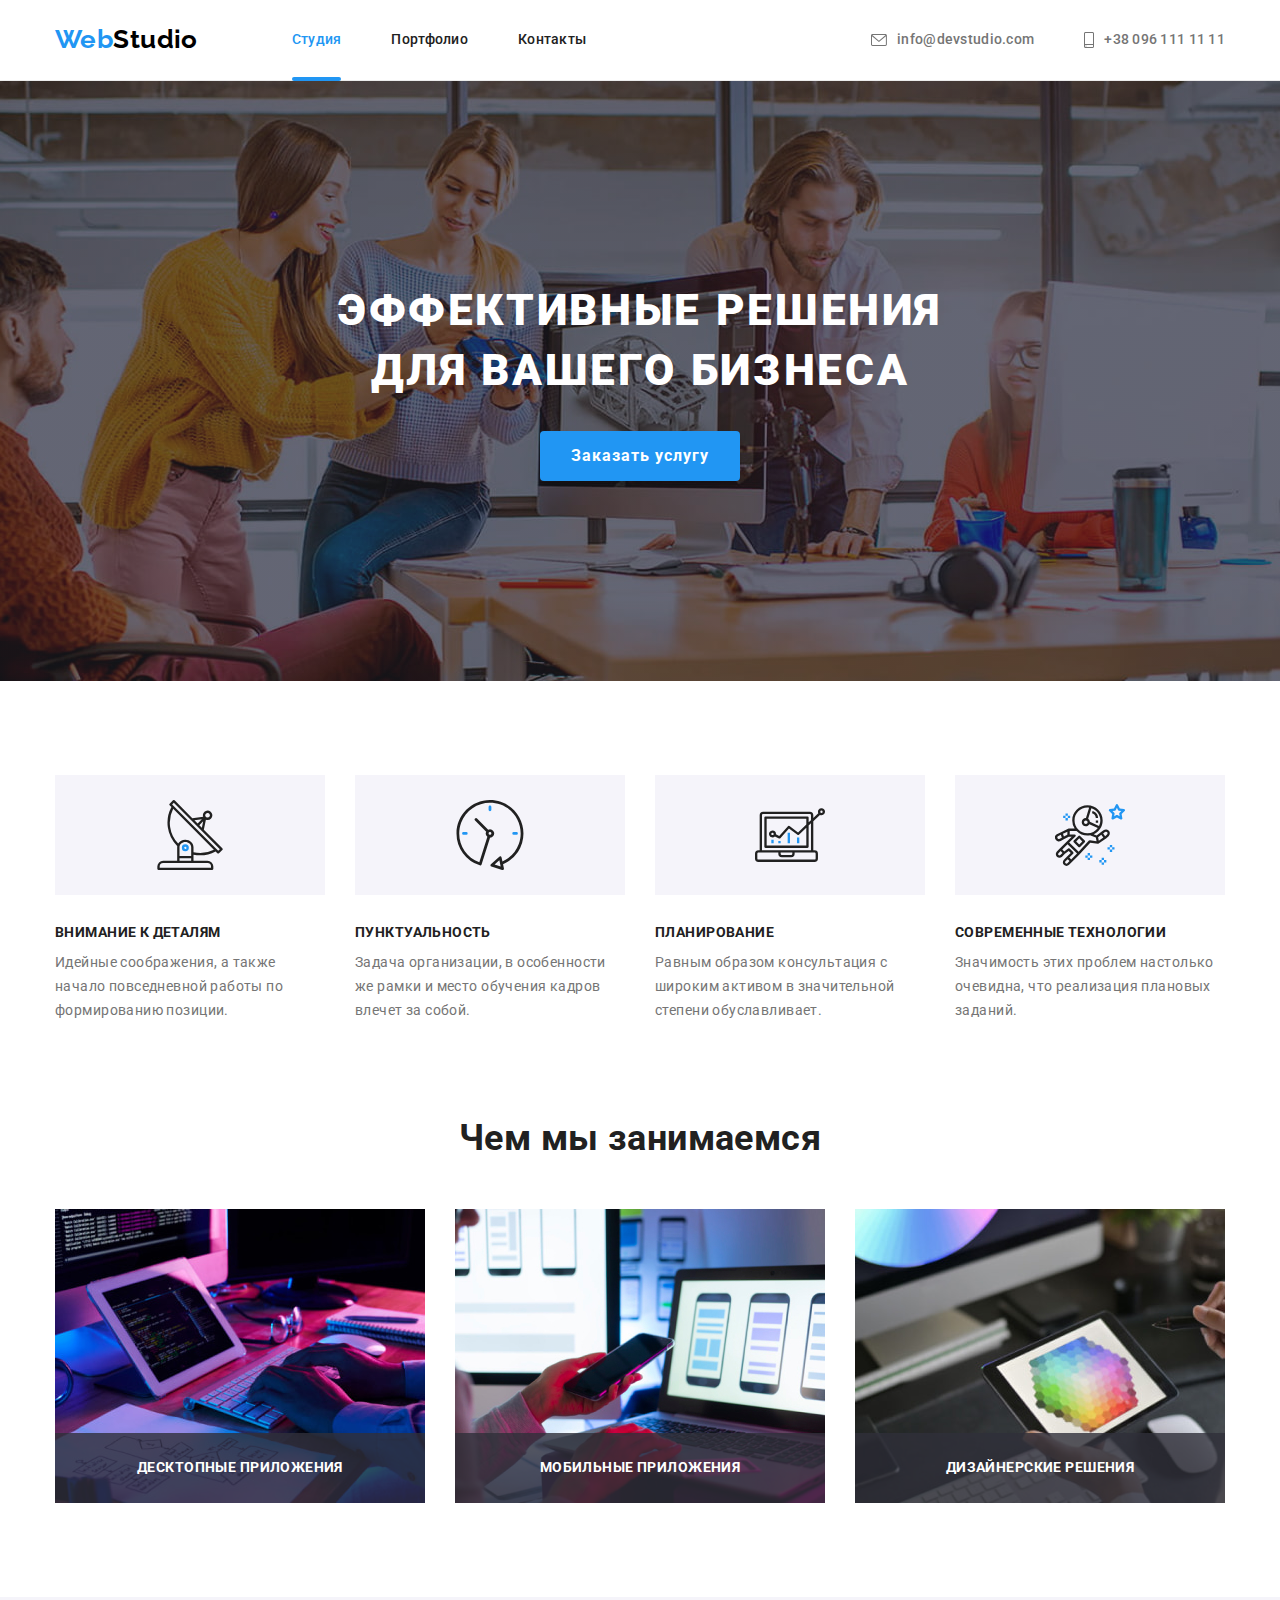
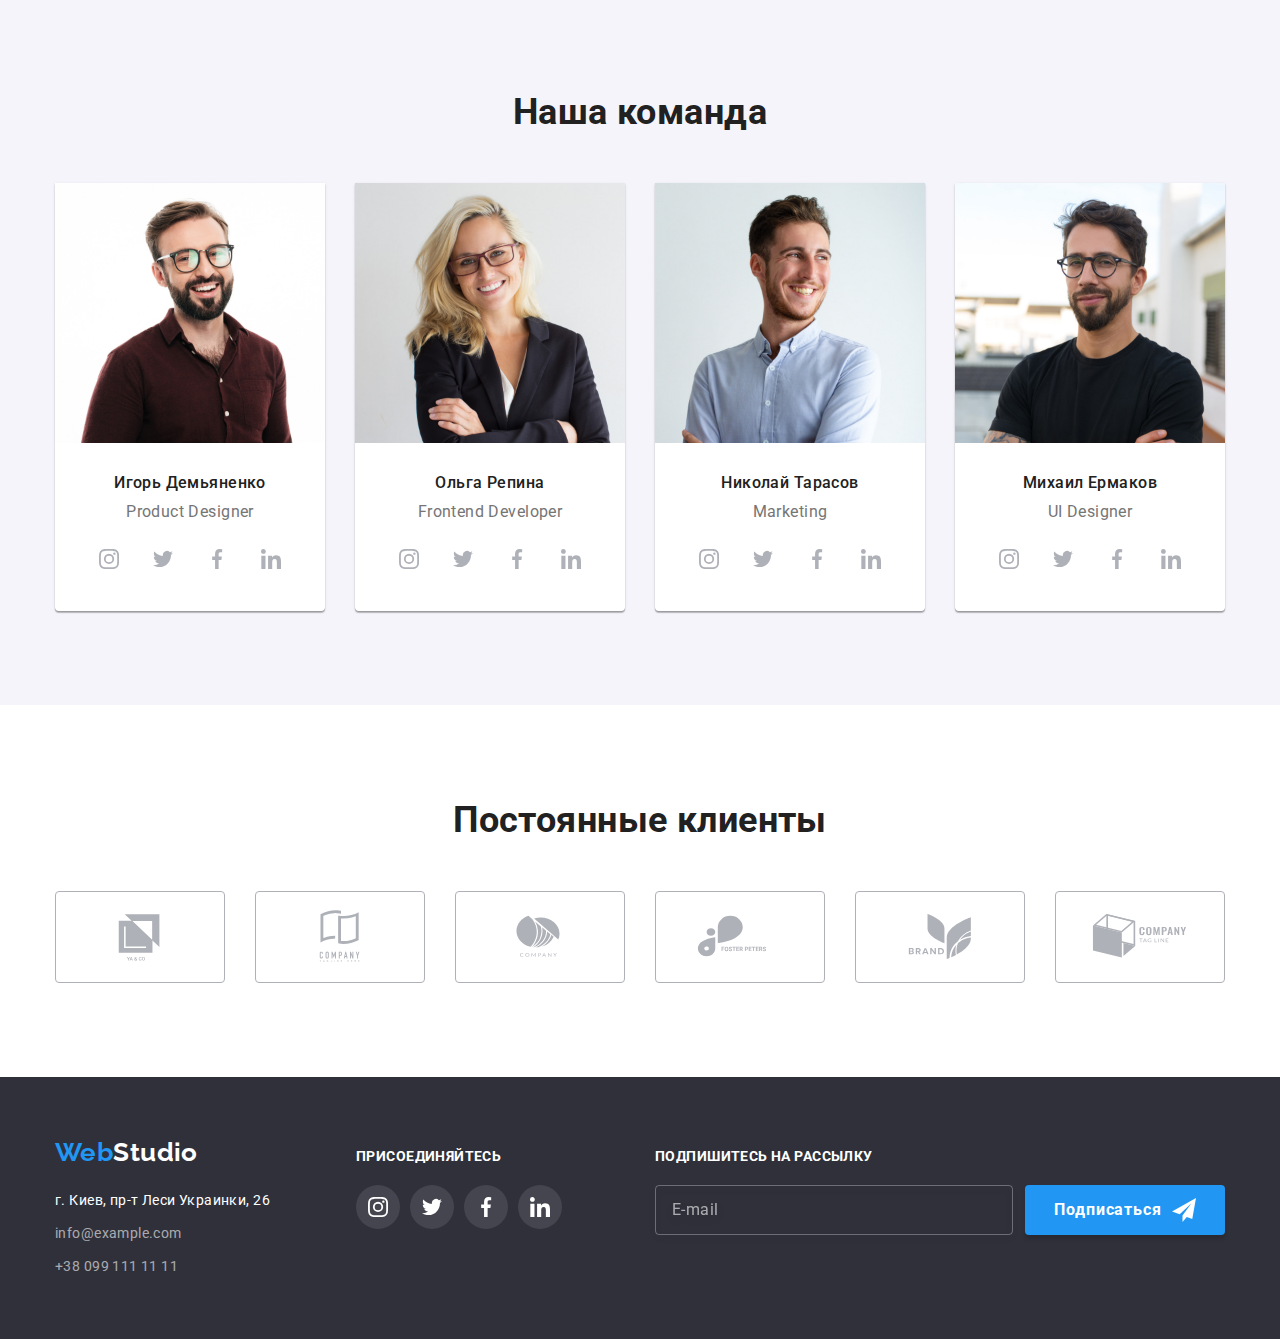
<file: index.html>
<!DOCTYPE html>
<html lang="ru">
<head>
    <meta charset="UTF-8">
    <meta http-equiv="X-UA-Compatible" content="IE=edge">
    <meta name="viewport" content="width=device-width, initial-scale=1.0">
    <title>Web studio</title>

    <link rel="preconnect" href="https://fonts.googleapis.com">
    <link rel="preconnect" href="https://fonts.gstatic.com" crossorigin>
    <link href="https://fonts.googleapis.com/css2?family=Raleway:wght@700&family=Roboto:wght@400;500;700;900&display=swap"
        rel="stylesheet">
    <link rel="stylesheet" href="https://cdnjs.cloudflare.com/ajax/libs/modern-normalize/1.1.0/modern-normalize.min.css">
    <link rel="stylesheet" href="./css/main.min.css">
</head>
<body>
<!-- Header -->
<header class="page-header">
    <div class="container main-nav">
        <nav class="nav">
            <a href="./" class="logo" lang="en"><span class="logo__accent">Web</span>Studio</a>

            <ul class="site-nav">
                <li class="site-nav__item"><a href="./" class="site-nav__link site-nav__link--active ">Студия</a></li>
                <li class="site-nav__item"><a href="./portfolio.html" class="site-nav__link">Портфолио</a></li>
                <li class="site-nav__item"><a href="" class="site-nav__link">Контакты</a></li>
            </ul>
        </nav>

        <ul class="contact-nav">
            <li class="contact-nav__item">
                <a href="mailto:info@devstudio.com" class="contact-nav__link">
                    <svg class="contact-nav__icon" width="16" height="12">
                        <use href="./images/icons.svg#icon-envelope"></use>
                    </svg>
                    info@devstudio.com
                </a>
            </li>
            <li class="contact-nav__item">
                <a href="tel:+380961111111" class="contact-nav__link">
                    <svg class="contact-nav__icon" width="10" height="16">
                        <use href="./images/icons.svg#icon-smartphone"></use>
                    </svg>
                    +38 096 111 11 11</a>
            </li>
        </ul>
    </div>
</header>


<!-- Main -->
<main>

    <!-- Hero -->
    <section class="hero hero__overlay">
        <div class="container hero__container">
            <h1 class="hero__title">Эффективные решения для вашего бизнеса</h1>
            <button type="button" class="form-button" data-modal-open>Заказать услугу</button>
    
            <!-- Hero Modal Window -->
            <div class="backdrop is-hidden" data-modal>
                <div class="modal">
                    <button type="button" class="modal__close-button" data-modal-close>
                        <svg class="modal__close-icon">
                            <use href="./images/icons.svg#icon-close-black"></use>
                        </svg>
                    </button>
<!-- backdrop is-hidden -->

                    <!-- Hero Modal Form -->
                    <form class="form">
                        <h2 class="form__title">Оставьте свои данные, мы вам перезвоним</h2>
    
                        <label class="form__field">
                            <span class="form__label">Имя</span>
                            <input type="text" name="name" class="form__input">
                            <svg class="form__icon" width="18" height="18">
                                <use href="./images/icons.svg#icon-form-person"></use>
                            </svg>
                        </label>
    
                        <label class="form__field">
                            <span class="form__label">Телефон</span>
                            <input type="tel" name="tel" class="form__input">
                            <svg class="form__icon" width="18" height="18">
                                <use href="./images/icons.svg#icon-form-phone"></use>
                            </svg>
                        </label>
    
                        <label class="form__field">
                            <span class="form__label">Почта</span>
                            <input type="email" name="email" class="form__input">
                            <svg class="form__icon" width="18" height="18">
                                <use href="./images/icons.svg#icon-form-email"></use>
                            </svg>
                        </label>
    
                        <label class="form__field form__field--end">
                            <span class="form__label">Комментарий</span>
                            <textarea name="comment" class="form__textarea" id="user-comment" rows="6"
                                placeholder="Введите текст"></textarea>
                        </label>
    <!-- Checkbox Policy -->
                        <label class="checkbox__field">
                            <input type="checkbox" name="policy" class="checkbox">
                            
                            <span class="checkbox__icon">
                                <svg class="icon-checked" width="16" height="15">
                                    <use href="./images/icons.svg#icon-checked"></use>
                                </svg>
                            </span>
                            
                            <span class="checkbox__label">Соглашаюсь с рассылкой и принимаю <a href=""
                                    class="checkbox__link link">Условия договора</a></span>
    
                        </label>
    
                        <button type="submit" class="form-button">Отправить</button>
                    </form>
                </div>
            </div>
        </div>
    </section>

    <!-- Особенности -->
    <section class="section features__section">
        <div class="container">
            <h2 class="section__title visually-hidden">Особенности</h2>
            <ul class="features">

                <li class="features__item">
                    <div class="features__icon-bgc">
                        <svg class="features__icon">
                            <use href="./images/icons.svg#icon-antenna"></use>
                        </svg>
                    </div>
                    <h3 class="features__title">Внимание к деталям</h3>
                    <p class="features__text">Идейные соображения, а также начало повседневной работы по формированию
                        позиции.</p>
                </li>
    
                <li class="features__item icon-clock">
                    <div class="features__icon-bgc">
                        <svg class="features__icon">
                            <use href="./images/icons.svg#icon-clock"></use>
                        </svg>
                    </div>
                    <h3 class="features__title">Пунктуальность</h3>
                    <p class="features__text">Задача организации, в особенности же рамки и место обучения кадров влечет за
                        собой.</p>
                </li>
    
                <li class="features__item icon-diagram">
                    <div class="features__icon-bgc">
                        <svg class="features__icon">
                            <use href="./images/icons.svg#icon-diagram"></use>
                        </svg>
                    </div>
                    <h3 class="features__title">Планирование</h3>
                    <p class="features__text">Равным образом консультация с широким активом в значительной степени
                        обуславливает.</p>
                </li>
    
                <li class="features__item icon-astronaut">
                    <div class="features__icon-bgc">
                        <svg class="features__icon">
                            <use href="./images/icons.svg#icon-astronaut"></use>
                        </svg>
                    </div>
                    <h3 class="features__title">Современные технологии</h3>
                    <p class="features__text">Значимость этих проблем настолько очевидна, что реализация плановых заданий.
                    </p>
                </li>
            </ul>
        </div>
    </section>

    <!-- Чем мы занимаемся -->
    <section class="section">
        <div class="container">
            <h2 class="section__title">Чем мы занимаемся</h2>
            <ul class="services">
                <li class="services__item">
                    <img src="./images/services/box-1.jpg" alt="Написание кода" width="370" height="294"
                        class="services__thumb">
                    <p class="services__name">Десктопные приложения</p>
                </li>
                <li class="services__item">
                    <img src="./images/services/box-2.jpg" alt="Разработка мобильной версии программы" width="370"
                        height="294" class="services__thumb">
                    <p class="services__name">Мобильные приложения</p>
                </li>
                <li class="services__item">
                    <img src="./images/services/box-3.jpg" alt="Дизайн сайта" width="370" height="294"
                        class="services__thumb">
                    <p class="services__name">Дизайнерские решения</p>
                </li>
            </ul>
        </div>
    </section>
    
    <!-- Наша команда -->
    <section class="team__section section">
        <div class="container">
            <h2 class="section__title">Наша команда</h2>
            <ul class="team-card-set">
    
    
                <!-- Team member №1 -->
                <li class="team-member">
                    <div class="team-member__thumb"><img src="./images/team/img.jpg" alt="Product Designer" width="270"
                            height="260"></div>
    
                    <div class="team-member__meta">
                        <h3 class="team-member__name">Игорь Демьяненко</h3>
                        <p class="team-member__position" lang="en">Product Designer</p>
                        <!-- Links to social networks of a team member -->
                        <ul class="social-connect">
                            <!-- instagram -->
                            <li class="social-connect__item">
                                <a href="" class="social-connect__link">
                                    <svg class="social-connect__icon">
                                        <use href="./images/icons.svg#icon-instagram"></use>
                                    </svg>
                                </a>
                            </li>
                            <!-- twitter -->
                            <li class="social-connect__item">
                                <a href="" class="social-connect__link">
                                    <svg class="social-connect__icon">
                                        <use href="./images/icons.svg#icon-twitter"></use>
                                    </svg>
                                </a>
                            </li>
                            <!-- facebook -->
                            <li class="social-connect__item">
                                <a href="" class="social-connect__link">
                                    <svg class="social-connect__icon">
                                        <use href="./images/icons.svg#icon-facebook"></use>
                                    </svg>
                                </a>
                            </li>
                            <!-- linkedin -->
                            <li class="social-connect__item">
                                <a href="" class="social-connect__link">
                                    <svg class="social-connect__icon">
                                        <use href="./images/icons.svg#icon-linkedin"></use>
                                    </svg>
                                </a>
                            </li>
                        </ul>
                    </div>
                </li>
    
                <!-- Team member №2 -->
                <li class="team-member">
                    <div class="team-member__thumb"><img src="./images/team/img-1.jpg" alt="Product Designer" width="270"
                            height="260">
                    </div>
    
                    <div class="team-member__meta">
                        <h3 class="team-member__name">Ольга Репина</h3>
                        <p class="team-member__position" lang="en">Frontend Developer</p>
                        <!-- Links to social networks of a team member -->
                        <ul class="social-connect">
                            <!-- instagram -->
                            <li class="social-connect__item">
                                <a href="" class="social-connect__link">
                                    <svg class="social-connect__icon">
                                        <use href="./images/icons.svg#icon-instagram"></use>
                                    </svg>
                                </a>
                            </li>
                            <!-- twitter -->
                            <li class="social-connect__item">
                                <a href="" class="social-connect__link">
                                    <svg class="social-connect__icon">
                                        <use href="./images/icons.svg#icon-twitter"></use>
                                    </svg>
                                </a>
                            </li>
                            <!-- facebook -->
                            <li class="social-connect__item">
                                <a href="" class="social-connect__link">
                                    <svg class="social-connect__icon">
                                        <use href="./images/icons.svg#icon-facebook"></use>
                                    </svg>
                                </a>
                            </li>
                            <!-- linkedin -->
                            <li class="social-connect__item">
                                <a href="" class="social-connect__link">
                                    <svg class="social-connect__icon">
                                        <use href="./images/icons.svg#icon-linkedin"></use>
                                    </svg>
                                </a>
                            </li>
                        </ul>
                    </div>
                </li>
    
                <!-- Team member №3 -->
                <li class="team-member">
                    <div class="team-member__thumb"><img src="./images/team/img-2.jpg" alt="Product Designer" width="270"
                            height="260">
                    </div>
    
                    <div class="team-member__meta">
                        <h3 class="team-member__name">Николай Тарасов</h3>
                        <p class="team-member__position" lang="en">Marketing</p>
                        <!-- Links to social networks of a team member -->
                        <ul class="social-connect">
                            <!-- instagram -->
                            <li class="social-connect__item">
                                <a href="" class="social-connect__link">
                                    <svg class="social-connect__icon">
                                        <use href="./images/icons.svg#icon-instagram"></use>
                                    </svg>
                                </a>
                            </li>
                            <!-- twitter -->
                            <li class="social-connect__item">
                                <a href="" class="social-connect__link">
                                    <svg class="social-connect__icon">
                                        <use href="./images/icons.svg#icon-twitter"></use>
                                    </svg>
                                </a>
                            </li>
                            <!-- facebook -->
                            <li class="social-connect__item">
                                <a href="" class="social-connect__link">
                                    <svg class="social-connect__icon">
                                        <use href="./images/icons.svg#icon-facebook"></use>
                                    </svg>
                                </a>
                            </li>
                            <!-- linkedin -->
                            <li class="social-connect__item">
                                <a href="" class="social-connect__link">
                                    <svg class="social-connect__icon">
                                        <use href="./images/icons.svg#icon-linkedin"></use>
                                    </svg>
                                </a>
                            </li>
                        </ul>
                    </div>
                </li>
    
                <!-- Team member №4 -->
                <li class="team-member">
                    <div class="team-member__thumb"><img src="./images/team/img-3.jpg" alt="Product Designer" width="270"
                            height="260">
                    </div>
    
                    <div class="team-member__meta">
                        <h3 class="team-member__name">Михаил Ермаков</h3>
                        <p class="team-member__position" lang="en">UI Designer</p>
                        <!-- Links to social networks of a team member -->
                        <ul class="social-connect">
                            <!-- instagram -->
                            <li class="social-connect__item">
                                <a href="" class="social-connect__link">
                                    <svg class="social-connect__icon">
                                        <use href="./images/icons.svg#icon-instagram"></use>
                                    </svg>
                                </a>
                            </li>
                            <!-- twitter -->
                            <li class="social-connect__item">
                                <a href="" class="social-connect__link">
                                    <svg class="social-connect__icon">
                                        <use href="./images/icons.svg#icon-twitter"></use>
                                    </svg>
                                </a>
                            </li>
                            <!-- facebook -->
                            <li class="social-connect__item">
                                <a href="" class="social-connect__link">
                                    <svg class="social-connect__icon">
                                        <use href="./images/icons.svg#icon-facebook"></use>
                                    </svg>
                                </a>
                            </li>
                            <!-- linkedin -->
                            <li class="social-connect__item">
                                <a href="" class="social-connect__link">
                                    <svg class="social-connect__icon">
                                        <use href="./images/icons.svg#icon-linkedin"></use>
                                    </svg>
                                </a>
                            </li>
                        </ul>
                    </div>
                </li>
            </ul>
        </div>
    </section>
    
    <!-- Постоянные клиенты -->
    <section class="section">
        <div class="container">
            <h2 class="section__title">Постоянные клиенты</h2>
            <ul class="clients">
                <li class="clients__item">
                    <a href="" class="clients__link">
                        <svg class="clients__icon">
                            <use href="./images/icons.svg#icon-client-logo-1"></use>
                        </svg>
                    </a>
                </li>
                <li class="clients__item">
                    <a href="" class="clients__link">
                        <svg class="clients__icon">
                            <use href="./images/icons.svg#icon-client-logo-2"></use>
                        </svg>
                    </a>
                </li>
                <li class="clients__item">
                    <a href="" class="clients__link">
                        <svg class="clients__icon">
                            <use href="./images/icons.svg#icon-client-logo-3"></use>
                        </svg>
                    </a>
                </li>
                <li class="clients__item">
                    <a href="" class="clients__link">
                        <svg class="clients__icon">
                            <use href="./images/icons.svg#icon-client-logo-4"></use>
                        </svg>
                    </a>
                </li>
                <li class="clients__item">
                    <a href="" class="clients__link">
                        <svg class="clients__icon">
                            <use href="./images/icons.svg#icon-client-logo-5"></use>
                        </svg>
                    </a>
                </li>
                <li class="clients__item">
                    <a href="" class="clients__link">
                        <svg class="clients__icon">
                            <use href="./images/icons.svg#icon-client-logo-6"></use>
                        </svg>
                    </a>
                </li>
            </ul>
        </div>
    </section>

</main>


<!-- Footer -->
<footer class="page-footer">
    <div class="container page-footer__container">
        <!-- Column-1 -->
        <div class="footer-column-address">
            <a href="./" class="logo logo--inverse" lang="en">
                <span class="logo__accent">Web</span>Studio
            </a>

            <address class="address">
                <ul class="address__list">
                    <li class="address__item"><a href="https://goo.gl/maps/2UURq9KAm3fEJeZc8" target="_blank" rel="noopener noreferrer"
                            class="address__link">г. Киев, пр-т Леси Украинки, 26</a></li>
                    <li class="address__item"><a href="mailto:info@example.com" class="address__link">info@example.com</a></li>
                    <li class="address__item"><a href="tel:+380991111111" class="address__link">+38 099 111 11 11</a></li>
                </ul>
            </address>
        </div>
        <!-- Column-2 -->
        <div class="footer-column-social">
            <h2 class="footer-column__title">присоединяйтесь</h2>
            <ul class="social-connect">
                <!-- instagram -->
                <li class="social-connect__item social-connect__item--darkmode">
                    <a href="" class="social-connect__link">
                        <svg class="social-connect__icon social-connect__icon--darkmode">
                            <use href="./images/icons.svg#icon-instagram"></use>
                        </svg>
                    </a>
                </li>
                <!-- twitter -->
                <li class="social-connect__item social-connect__item--darkmode">
                    <a href="" class="social-connect__link">
                        <svg class="social-connect__icon social-connect__icon--darkmode">
                            <use href="./images/icons.svg#icon-twitter"></use>
                        </svg>
                    </a>
                </li>
                <!-- facebook -->
                <li class="social-connect__item social-connect__item--darkmode">
                    <a href="" class="social-connect__link">
                        <svg class="social-connect__icon social-connect__icon--darkmode">
                            <use href="./images/icons.svg#icon-facebook"></use>
                        </svg>
                    </a>
                </li>
                <!-- linkedin -->
                <li class="social-connect__item social-connect__item--darkmode">
                    <a href="" class="social-connect__link">
                        <svg class="social-connect__icon social-connect__icon--darkmode">
                            <use href="./images/icons.svg#icon-linkedin"></use>
                        </svg>
                    </a>
                </li>
            </ul>
        </div>
        <!-- Column-3 -->
        <div class="footer-column-form">
            <h2 class="footer-column__title">Подпишитесь на рассылку</h2>
            <form class="footer-form">
                <label class="footer-form__field">
                    <input type="email" class="footer-form__input" name="E-mail" placeholder="E-mail">
                    <span class="footer-form__label visually-hidden">E-mail</span>
                </label>
                <button type="submit" class="form-button form-button--apend">
                    <span>Подписаться</span>
                    <svg class="form-button__icon form-button__icon--apend" width="24" height="24">
                        <use href="./images/icons.svg#icon-footer-form-send"></use>
                    </svg>
                </button>
            </form>
        </div>
    </div>
</footer>
<script src="./modal.js"></script>       
</body>
</html>
</file>
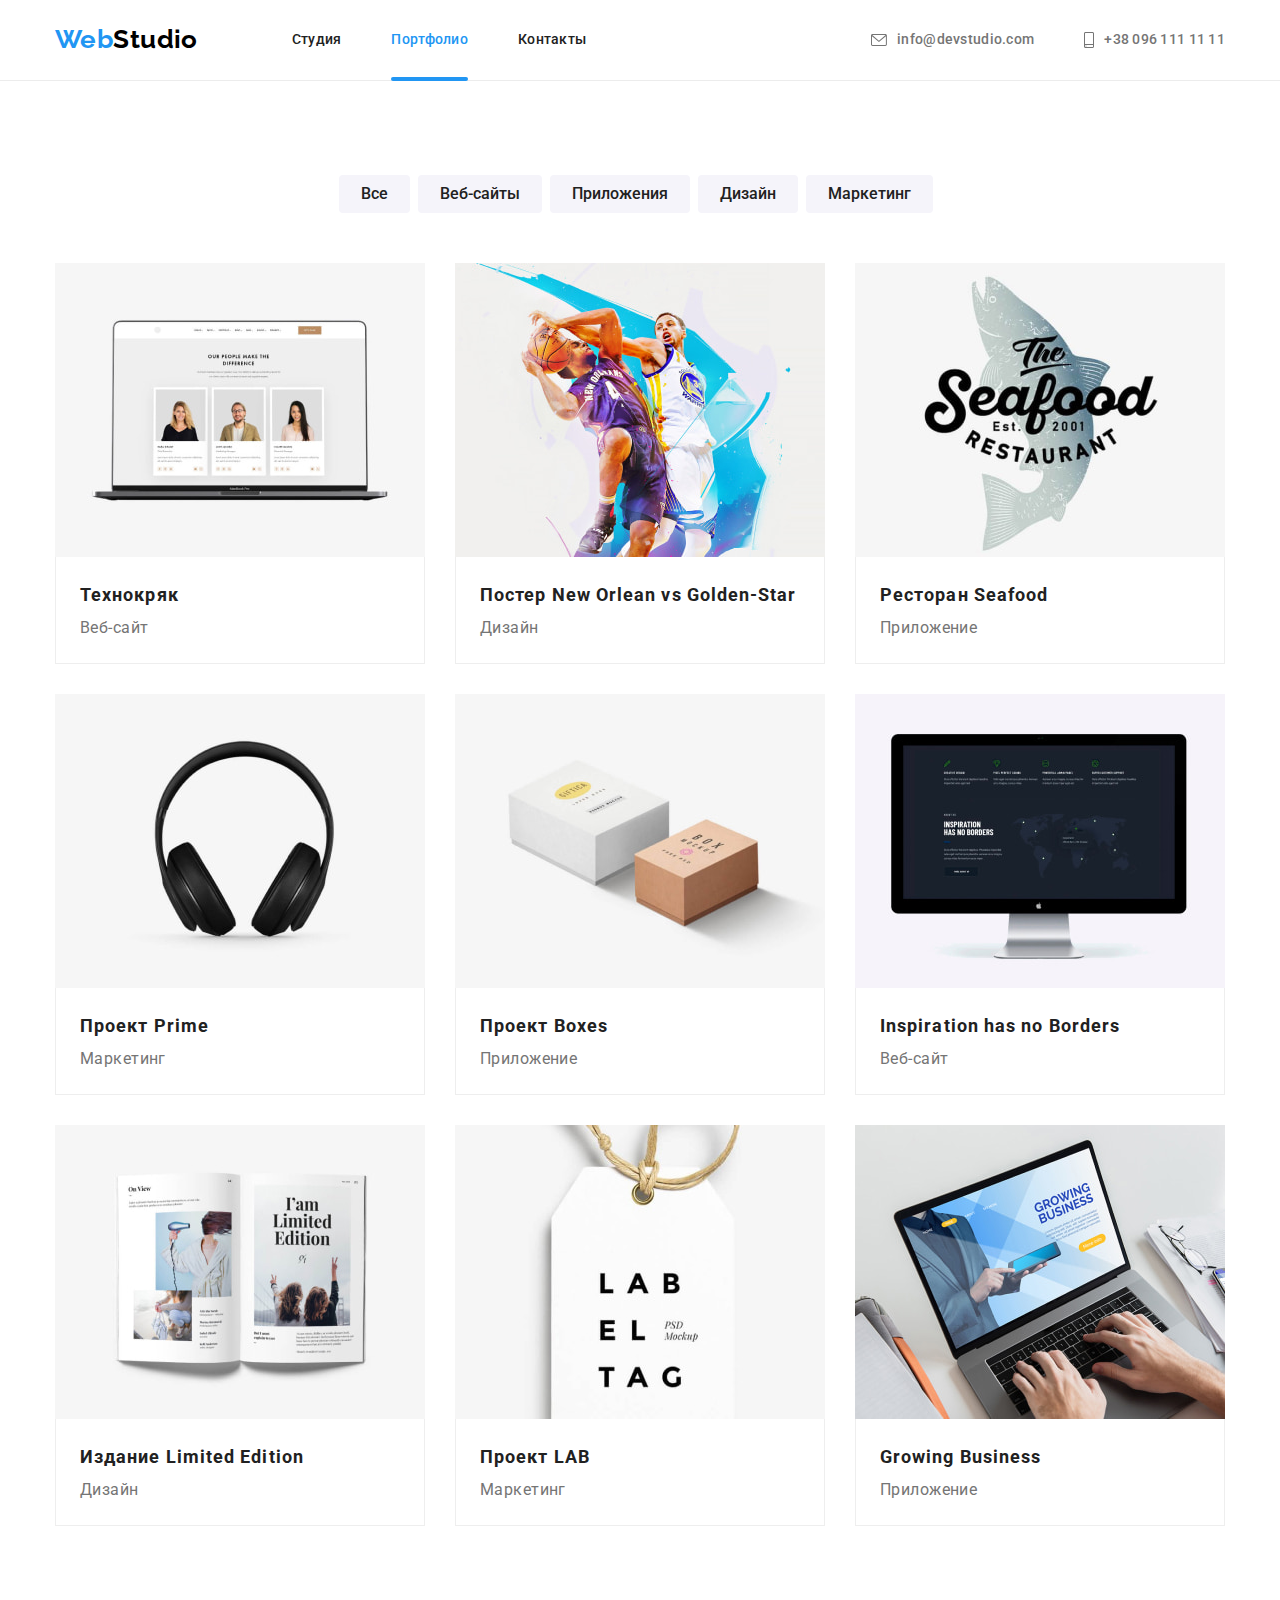
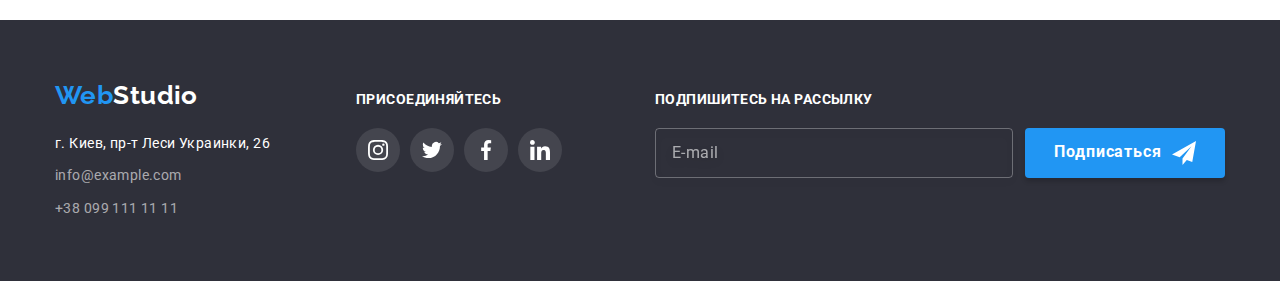
<file: portfolio.html>
<!DOCTYPE html>
<html lang="ru">
<head>
    <meta charset="UTF-8">
    <meta http-equiv="X-UA-Compatible" content="IE=edge">
    <meta name="viewport" content="width=device-width, initial-scale=1.0">
    <title>Portfolio</title>

    <link rel="preconnect" href="https://fonts.googleapis.com">
    <link rel="preconnect" href="https://fonts.gstatic.com" crossorigin>
    <link href="https://fonts.googleapis.com/css2?family=Raleway:wght@700&family=Roboto:wght@400;500;700;900&display=swap"
        rel="stylesheet">
    <link rel="stylesheet" href="https://cdnjs.cloudflare.com/ajax/libs/modern-normalize/1.1.0/modern-normalize.min.css">
    <link rel="stylesheet" href="./css/main.min.css">
</head>
<body>
        <!-- Header -->
        <header class="page-header">
            <div class="container main-nav">
                <nav class="nav">
                    <a href="./" class="logo" lang="en"><span class="logo__accent">Web</span>Studio</a>
        
                    <ul class="site-nav">
                        <li class="site-nav__item"><a href="./" class="site-nav__link">Студия</a></li>
                        <li class="site-nav__item"><a href="./portfolio.html" class="site-nav__link site-nav__link--active">Портфолио</a></li>
                        <li class="site-nav__item"><a href="" class="site-nav__link">Контакты</a></li>
                    </ul>
                </nav>
        
                <ul class="contact-nav">
                    <li class="contact-nav__item">
                        <a href="mailto:info@devstudio.com" class="contact-nav__link">
                            <svg class="contact-nav__icon" width="16" height="12">
                                <use href="./images/icons.svg#icon-envelope"></use>
                            </svg>
                            info@devstudio.com
                        </a>
                    </li>
                    <li class="contact-nav__item">
                        <a href="tel:+380961111111" class="contact-nav__link">
                            <svg class="contact-nav__icon" width="10" height="16">
                                <use href="./images/icons.svg#icon-smartphone"></use>
                            </svg>
                            +38 096 111 11 11</a>
                    </li>
                </ul>
            </div>
        </header>
        
        
        <!-- Main -->
        <main>
            <section class="section">
                <div class="container">
                    <h2 class="section__title visually-hidden">Портфолио</h2>
                    
                    <!-- Filters -->
                    <ul class="filters">
                        <li class="filters__item"><button type="button" class="portfolio-button ">Все</button></li>
                        <li class="filters__item"><button type="button" class="portfolio-button">Веб-сайты</button></li>
                        <li class="filters__item"><button type="button" class="portfolio-button">Приложения</button></li>
                        <li class="filters__item"><button type="button" class="portfolio-button">Дизайн</button></li>
                        <li class="filters__item"><button type="button" class="portfolio-button">Маркетинг</button></li>
                    </ul>
                    
                    <!-- Projects -->
                    <!-- 1-3 -->
                    <ul class="portfolio">

                        <li class="portfolio__item">
                            <a href="" class="portfolio__link">
                                <div class="portfolio__thumb">
                                    <img src="./images/portfolio/img.jpg" alt="Технокряк" width="370" height="294">

                                    <div class="portfolio__overlay">
                                        <p class="portfolio__content">Технокряк это современная площадка распространения коронавируса. Компании используют
                                            эту платформу для цифрового
                                            шпионажа и атак на защищённые сервера конкурентов.</p>
                                    </div>
                                </div>
                               

                                <div class="portfolio__meta">
                                    <h3 class="portfolio__name">Технокряк</h3>
                                    <p class="portfolio__branch">Веб-сайт</p>
                               </div>  
                            </a>
                        </li>
                        
                        <li class="portfolio__item">
                            <a href="" class="portfolio__link">
                                <div class="portfolio__thumb">
                                    <img src="./images/portfolio/img-1.jpg" alt="Постер New Orlean vs Golden Star" width="370" height="294">
                                    <div class="portfolio__overlay">
                                        <p class="portfolio__content">Постер New Orlean vs Golden Star</p>
                                    </div>
                                </div>

                                <div class="portfolio__meta">
                                    <h3 class="portfolio__name">Постер New Orlean vs Golden-Star</h3>
                                    <p class="portfolio__branch">Дизайн</p>
                                </div>
                            </a>
                        </li>

                        <li class="portfolio__item">
                            <a href="" class="portfolio__link">
                                <div class="portfolio__thumb">
                                    <img src="./images/portfolio/img-2.jpg" alt="Ресторан Seafood" width="370" height="294">
                                    <div class="portfolio__overlay">
                                        <p class="portfolio__content">Ресторан Seafood</p>
                                    </div>
                                </div>

                                <div class="portfolio__meta">
                                    <h3 class="portfolio__name">Ресторан Seafood</h3>
                                    <p class="portfolio__branch">Приложение</p>
                                </div> 
                            </a>
                        </li>

                        <!-- 4-6 -->
                        <li class="portfolio__item">
                            <a href="" class="portfolio__link">
                                <div class="portfolio__thumb">
                                    <img src="./images/portfolio/img-3.jpg" alt="Проект Prime" width="370" height="294">
                                    <div class="portfolio__overlay">
                                        <p class="portfolio__content">Проект Prime</p>
                                    </div>
                                </div>

                                <div class="portfolio__meta">
                                    <h3 class="portfolio__name">Проект Prime</h3>
                                    <p class="portfolio__branch">Маркетинг</p>
                                </div>
                            </a>
                        </li>

                        <li class="portfolio__item">
                            <a href="" class="portfolio__link">
                                <div class="portfolio__thumb">
                                    <img src="./images/portfolio/img-4.jpg" alt="Проект Boxes" width="370" height="294">
                                    <div class="portfolio__overlay">
                                        <p class="portfolio__content">Проект Boxes</p>
                                    </div>
                                </div>

                                <div class="portfolio__meta">
                                    <h3 class="portfolio__name">Проект Boxes</h3>
                                    <p class="portfolio__branch">Приложение</p>
                                </div>
                            </a>
                        </li>

                        <li class="portfolio__item">
                            <a href="" class="portfolio__link">
                                <div class="portfolio__thumb">
                                    <img src="./images/portfolio/img-5.jpg" alt="Inspiration has no Borders" width="370" height="294">
                                    <div class="portfolio__overlay">
                                        <p class="portfolio__content">Inspiration has no Borders</p>
                                    </div>
                                </div>

                                <div class="portfolio__meta">
                                    <h3 class="portfolio__name">Inspiration has no Borders</h3>
                                    <p class="portfolio__branch">Веб-сайт</p>
                                </div>
                            </a>
                        </li>

                        <!-- 7-9 -->
                        <li class="portfolio__item">
                            <a href="" class="portfolio__link">
                                <div class="portfolio__thumb">
                                    <img src="./images/portfolio/img-6.jpg" alt="Издание Limited Edition" width="370" height="294">
                                    <div class="portfolio__overlay">
                                        <p class="portfolio__content">Издание Limited Edition</p>
                                    </div>
                                </div>

                                <div class="portfolio__meta">
                                    <h3 class="portfolio__name">Издание Limited Edition</h3>
                                    <p class="portfolio__branch">Дизайн</p>
                                </div>
                            </a>
                        </li>

                        <li class="portfolio__item">
                            <a href="" class="portfolio__link">
                                <div class="portfolio__thumb">
                                    <img src="./images/portfolio/img-7.jpg" alt="Проект LAB" width="370" height="294">
                                    <div class="portfolio__overlay">
                                        <p class="portfolio__content">Проект LAB</p>
                                    </div>
                                </div>

                                <div class="portfolio__meta">
                                    <h3 class="portfolio__name">Проект LAB</h3>
                                    <p class="portfolio__branch">Маркетинг</p>
                                </div>
                            </a>
                        </li>

                        <li class="portfolio__item">
                            <a href="" class="portfolio__link">
                                <div class="portfolio__thumb">
                                    <img src="./images/portfolio/img-8.jpg" alt="Growing Business" width="370" height="294">
                                    <div class="portfolio__overlay">
                                        <p class="portfolio__content">Growing Business</p>
                                    </div>
                                </div>

                                <div class="portfolio__meta">
                                    <h3 class="portfolio__name">Growing Business</h3>
                                    <p class="portfolio__branch">Приложение</p>
                                </div>
                            </a>
                        </li>

                    </ul>
                </div>
             </section>
        </main>
        
        <!-- Footer -->
        <footer class="page-footer">
            <div class="container page-footer__container">
                <!-- Column-1 -->
                <div class="footer-column-address">
                    <a href="./" class="logo logo--inverse" lang="en">
                        <span class="logo__accent">Web</span>Studio
                    </a>
        
                    <address class="address">
                        <ul class="address__list">
                            <li class="address__item"><a href="https://goo.gl/maps/2UURq9KAm3fEJeZc8" target="_blank"
                                    rel="noopener noreferrer" class="address__link">г. Киев, пр-т Леси Украинки, 26</a></li>
                            <li class="address__item"><a href="mailto:info@example.com"
                                    class="address__link">info@example.com</a></li>
                            <li class="address__item"><a href="tel:+380991111111" class="address__link">+38 099 111 11 11</a>
                            </li>
                        </ul>
                    </address>
                </div>
                <!-- Column-2 -->
                <div class="footer-column-social">
                    <h2 class="footer-column__title">присоединяйтесь</h2>
                    <ul class="social-connect">
                        <!-- instagram -->
                        <li class="social-connect__item social-connect__item--darkmode">
                            <a href="" class="social-connect__link">
                                <svg class="social-connect__icon social-connect__icon--darkmode">
                                    <use href="./images/icons.svg#icon-instagram"></use>
                                </svg>
                            </a>
                        </li>
                        <!-- twitter -->
                        <li class="social-connect__item social-connect__item--darkmode">
                            <a href="" class="social-connect__link">
                                <svg class="social-connect__icon social-connect__icon--darkmode">
                                    <use href="./images/icons.svg#icon-twitter"></use>
                                </svg>
                            </a>
                        </li>
                        <!-- facebook -->
                        <li class="social-connect__item social-connect__item--darkmode">
                            <a href="" class="social-connect__link">
                                <svg class="social-connect__icon social-connect__icon--darkmode">
                                    <use href="./images/icons.svg#icon-facebook"></use>
                                </svg>
                            </a>
                        </li>
                        <!-- linkedin -->
                        <li class="social-connect__item social-connect__item--darkmode">
                            <a href="" class="social-connect__link">
                                <svg class="social-connect__icon social-connect__icon--darkmode">
                                    <use href="./images/icons.svg#icon-linkedin"></use>
                                </svg>
                            </a>
                        </li>
                    </ul>
                </div>
                <!-- Column-3 -->
                <div class="footer-column-form">
                    <h2 class="footer-column__title">Подпишитесь на рассылку</h2>
                    <form class="footer-form">
                        <label class="footer-form__field">
                            <input type="email" class="footer-form__input" name="E-mail" placeholder="E-mail">
                            <span class="footer-form__label visually-hidden">E-mail</span>
                        </label>
                        <button type="submit" class="form-button form-button--apend">
                            <span>Подписаться</span>
                            <svg class="form-button__icon form-button__icon--apend">
                                <use href="./images/icons.svg#icon-footer-form-send"></use>
                            </svg>
                        </button>
                    </form>
                </div>
            </div>
        </footer>
</body>
</html>
</file>
<file: css/main.min.css>
body{font-family:Roboto,sans-serif;font-size:14px;line-height:1.71;letter-spacing:0.03em;color:#757575;background-color:#fff}h1,h2,h3,p{margin:0}img{display:block;min-width:100%;height:auto}.container{width:1200px;margin:0 auto;padding:0 15px}.form-button,.modal__close-button,.portfolio-button{display:inline-block;font-family:inherit;cursor:pointer;border:none;border-radius:4px}.social-connect,.site-nav,.contact-nav,.features,.services,.team-card-set,.clients,.filters,.portfolio,.address__list{list-style:none;margin:0;padding:0}.social-connect__link,.site-nav__link,.contact-nav__link,.portfolio__link,.address__link{text-decoration:none;color:inherit}.visually-hidden{position:absolute;white-space:nowrap;width:1px;height:1px;overflow:hidden;border:0;padding:0;clip:rect(0 0 0 0);clip-path:inset(50%);margin:-1px}.form-button{display:flex;align-items:center;justify-content:center;flex-shrink:0;margin-right:auto;margin-left:auto;padding:0;width:200px;height:50px;font-weight:700;font-size:16px;line-height:1.88;letter-spacing:0.06em;box-shadow:0px 4px 4px rgba(0,0,0,0.15);color:#fff;background:#2196f3;transition:background-color 250ms cubic-bezier(0.4, 0, 0.2, 1)}.form-button:hover,.form-button:focus{background-color:#188ce8}.form-button--apend{margin-left:12px}.form-button--prepend{margin-right:12px}.form-button__icon{width:24px;height:24px;fill:#ffffff}.form-button__icon--prepend{margin-right:10px}.form-button__icon--apend{margin-left:10px}.social-connect{display:flex;justify-content:center}.social-connect__item{width:44px;height:44px;border-radius:50%;background-color:#fff;transition:background-color 250ms cubic-bezier(0.4, 0, 0.2, 1)}.social-connect__item:not(:last-child){margin-right:10px}.social-connect__item--darkmode{background-color:rgba(255,255,255,0.1)}.social-connect__item:hover,.social-connect__item:focus{background-color:#2196f3}.social-connect__link{display:block;height:100%;padding:12px}.social-connect__icon{width:20px;height:20px;fill:#afb1b8;transition:fill 250ms cubic-bezier(0.4, 0, 0.2, 1)}.social-connect__icon--darkmode{fill:#ffffff}.social-connect__item:hover .social-connect__icon,.social-connect__item:focus .social-connect__icon{fill:#ffffff}.page-header{border-bottom:1px solid #ececec;background-color:#fff}.main-nav{display:flex;align-items:center}.nav{display:flex;align-items:center}.site-nav{display:flex;margin-left:94px}.site-nav__item+.site-nav__item{margin-left:50px}.site-nav__link{display:block;padding:32px 0;font-weight:500;line-height:1.14;letter-spacing:0.02em;color:#212121;transition:color 250ms cubic-bezier(0.4, 0, 0.2, 1)}.site-nav__link:hover,.site-nav__link:focus{color:#2196f3}.site-nav__link--active{position:relative;color:#2196f3}.site-nav__link--active::after{position:absolute;bottom:-1px;left:0;content:'';min-width:100%;height:4px;background-color:#2196f3;border-radius:2px}.contact-nav{display:flex;margin-left:auto}.contact-nav__item+.contact-nav__item{margin-left:50px}.contact-nav__link{display:flex;align-items:center;font-weight:500;line-height:1.14;letter-spacing:0.02em;transition:color 250ms cubic-bezier(0.4, 0, 0.2, 1)}.contact-nav__link:hover,.contact-nav__link:focus{color:#2196f3}.contact-nav__icon{margin-right:10px;fill:currentColor}.logo{display:inline-block;font-family:Raleway,sans-serif;font-weight:700;font-size:26px;line-height:1.2;text-decoration:none;color:#000000}.logo--inverse{color:#ffffff}.logo__accent{color:#2196f3}.hero{padding:200px 0;text-align:center;background-color:#2f303a}.hero__overlay{max-width:1600px;height:600px;margin:0 auto;background-image:linear-gradient(to right, rgba(47,48,58,0.4), rgba(47,48,58,0.4)),url(../images/hero-bg-pic.jpg);background-repeat:no-repeat;background-position:center;background-size:cover}.hero__title{margin-bottom:30px;margin-right:auto;margin-left:auto;max-width:696px;font-weight:900;font-size:44px;line-height:1.36;letter-spacing:0.06em;text-transform:uppercase;color:#ffffff}.backdrop{position:fixed;left:0;top:0;width:100%;height:100%;background-color:rgba(0,0,0,0.2);opacity:1;visibility:visible;transition:opacity 250ms cubic-bezier(0.4, 0, 0.2, 1),visibility 250ms cubic-bezier(0.4, 0, 0.2, 1);z-index:1}.modal{position:relative;left:50%;top:50%;transform:translate(-50%, -50%) scale(1);width:528px;background-color:#fff;border-radius:4px;box-shadow:0px 1px 3px rgba(0,0,0,0.12),0px 1px 1px rgba(0,0,0,0.14),0px 2px 1px rgba(0,0,0,0.2);opacity:1;transition:transform 250ms cubic-bezier(0.4, 0, 0.2, 1),opacity 250ms cubic-bezier(0.4, 0, 0.2, 1)}.backdrop.is-hidden .modal{transform:translate(-50%, -50%) scale(0.5);opacity:0}.backdrop.is-hidden{opacity:0;visibility:hidden;pointer-events:none}.modal__close-button{position:absolute;right:8px;top:8px;width:30px;height:30px;padding:6px;fill:#000;background-color:transparent;border:1px solid rgba(0,0,0,0.1);border-radius:50%;transition:fill 250ms cubic-bezier(0.4, 0, 0.2, 1)}.modal__close-button:hover,.modal__close-button:focus{fill:#2196f3}.modal__close-icon{width:100%;height:100%}.form{padding:40px;text-align:center}.form__title{margin-bottom:30px;font-size:20px;line-height:1.15;color:#212121}.form__field{position:relative;display:block;margin-bottom:28px;letter-spacing:0.01em}.form__field--end{margin-bottom:20px}.form__label{position:absolute;left:0;top:0;transform:translateY(calc(-1 * (100% + 4px)));font-size:12px;line-height:1.17}.form__input,.form__textarea{width:100%;height:40px;margin:0;padding-left:42px;padding-right:16px;font-size:14px;line-height:1.14;letter-spacing:0.01em;border:1px solid rgba(33,33,33,0.2);border-radius:4px;color:#212121;transition:border 250ms cubic-bezier(0.4, 0, 0.2, 1)}.form__input:focus-visible,.form__textarea:focus-visible{border-color:#2196f3;outline:none}.form__input:hover,.form__textarea:hover,.form__input:focus,.form__textarea:focus{border:1px solid #2196f3}.form__textarea{resize:none;height:120px;padding:12px 16px}.form__textarea::placeholder{color:rgba(117,117,117,0.5)}.form__icon{position:absolute;top:50%;left:15px;transform:translateY(-50%);fill:#212121;transition:fill 250ms cubic-bezier(0.4, 0, 0.2, 1)}.form__field:hover .form__icon,.form__field:focus .form__icon{fill:#2196f3}.form__input:focus-visible+.form__icon,.form__textarea:focus-visible+.form__icon{fill:#2196f3}.checkbox__field{display:flex;align-items:center;justify-content:center;margin-bottom:30px}.checkbox{position:absolute;white-space:nowrap;width:1px;height:1px;overflow:hidden;border:0;padding:0;clip:rect(0 0 0 0);clip-path:inset(50%);margin:-1px}.checkbox__icon{position:relative;display:block;width:16px;height:15px;border:2px solid #212121;border-radius:2px;transition:border-color 250ms cubic-bezier(0.4, 0, 0.2, 1)}.icon-checked{position:absolute;left:-2px;top:-2px;opacity:0;transition:opacity 250ms cubic-bezier(0.4, 0, 0.2, 1)}.checkbox:checked+.checkbox__icon .icon-checked{opacity:1}.checkbox:checked+.checkbox__icon{border-color:#2196f3}.checkbox__label{margin-left:8px}.checkbox__link{color:#2196f3;text-decoration-line:underline}.section{padding:94px 0}.section__title{margin-bottom:50px;font-size:36px;line-height:1.167;text-align:center;color:#212121}.features__section{padding-bottom:0}.features{display:flex;flex-wrap:wrap;margin-left:calc(-1 * 30px);margin-top:calc(-1 * 30px)}.features__item{flex-basis:calc(100% / 4 - 30px);margin-left:30px;margin-top:30px}.features__icon-bgc{display:flex;justify-content:center;align-items:center;height:120px;margin-bottom:30px;background-color:#f5f4fa}.features__icon{width:70px;height:70px}.features__title{margin-bottom:10px;font-size:14px;line-height:1.14;text-transform:uppercase;color:#212121}.services{display:flex}.services__item{position:relative;text-align:center}.services__item:not(:last-child){margin-right:30px}.services__item::before{position:absolute;bottom:0;left:0;content:'';display:inline-block;min-height:70px;width:100%;padding:27px 0;background-color:rgba(47,48,58,0.8)}.services__name{position:absolute;bottom:0;left:0;display:block;width:100%;padding:27px 0;font-weight:700;line-height:1.14;text-transform:uppercase;text-align:center;color:#ffffff}.team__section{background-color:#f5f4fa}.team-card-set{display:flex;flex-wrap:wrap;margin-left:calc(-1 * 30px);margin-top:calc(-1 * 30px)}.team-member{flex-basis:calc(100% / 4 - 30px);margin-left:30px;margin-top:30px;background-color:#fff;box-shadow:0px 1px 3px rgba(0,0,0,0.12),0px 1px 1px rgba(0,0,0,0.14),0px 2px 1px rgba(0,0,0,0.2);border-radius:0px 0px 4px 4px}.team-member__meta{padding:30px 0}.team-member__name{margin-bottom:10px;font-weight:500;font-size:16px;line-height:1.19;text-align:center;color:#212121}.team-member__position{margin-bottom:16px;font-weight:400;font-size:16px;line-height:1.19;text-align:center}.clients{display:flex;flex-wrap:wrap;margin-left:calc(-1 * 30px);margin-top:calc(-1 * 30px);justify-content:center}.clients__item{flex-basis:calc(100% / 6 - 30px);margin-left:30px;margin-top:30px;min-width:170px;height:92px}.clients__link{display:flex;justify-content:center;align-items:center;height:92px;fill:#afb1b8;border:1px solid #afb1b8;border-radius:4px;transition:border 250ms cubic-bezier(0.4, 0, 0.2, 1)}.clients__link:hover,.clients__link:focus{border:1px solid #2196f3}.clients__icon{width:106px;height:60px;transition:fill 250ms cubic-bezier(0.4, 0, 0.2, 1)}.clients__link:hover .clients__icon,.clients__link:focus .clients__icon{fill:#2196f3}.filters{display:flex;justify-content:center;margin-bottom:50px}.filters__item{margin-right:8px}.filters__item:last-child{margin-left:0}.portfolio-button{display:inline-flex;align-items:center;justify-content:center;flex-shrink:0;padding:6px 22px;font-weight:500;font-size:16px;line-height:1.62;text-align:center;color:#212121;background-color:#f5f4fa;transition:color 250ms cubic-bezier(0.4, 0, 0.2, 1),background-color 250ms cubic-bezier(0.4, 0, 0.2, 1),box-shadow 250ms cubic-bezier(0.4, 0, 0.2, 1)}.portfolio-button:hover,.portfolio-button:focus{color:#fff;background-color:#2196f3;box-shadow:0px 3px 1px rgba(0,0,0,0.1),0px 1px 2px rgba(0,0,0,0.08),0px 2px 2px rgba(0,0,0,0.12)}.portfolio{display:flex;flex-wrap:wrap;margin-left:calc(-1 * 30px);margin-top:calc(-1 * 30px)}.portfolio__item{flex-basis:calc(100% / 3 - 30px);margin-left:30px;margin-top:30px;transition:box-shadow 250ms cubic-bezier(0.4, 0, 0.2, 1)}.portfolio__item:hover,.portfolio__itemfocus{box-shadow:0px 1px 1px rgba(0,0,0,0.12),0px 4px 4px rgba(0,0,0,0.06),1px 4px 6px rgba(0,0,0,0.16)}.portfolio__thumb{position:relative;overflow:hidden}.portfolio__overlay{position:absolute;left:0;top:0;transform:translatey(100%);width:100%;height:100%;padding:63px 24px;background-color:rgba(33,150,243,0.9);transition:transform 250ms cubic-bezier(0.4, 0, 0.2, 1)}.portfolio__item:hover .portfolio__overlay,.portfolio__item:focus .portfolio__overlay{transform:translateX(0)}.portfolio__content{font-size:18px;line-height:1.56;color:#ffffff}.portfolio__meta{padding:20px 24px;border-bottom:1px solid #eeeeee;border-left:1px solid #eeeeee;border-right:1px solid #eeeeee}.portfolio__name{font-size:18px;line-height:2;letter-spacing:0.06em;color:#212121}.portfolio__branch{font-size:16px;line-height:1.87}.page-footer{padding-top:60px;padding-bottom:60px;color:#fff;background-color:#2f303a}.page-footer__container{display:flex;align-items:baseline}.footer-column__title{margin-bottom:20px;font-size:14px;line-height:1.14;text-transform:uppercase}.footer-column-address{width:231px}.address{margin-top:20px}.address__item:not(:first-child){color:rgba(255,255,255,0.6)}.address__item:not(:last-child){margin-bottom:9px}.address__link{font-style:normal;transition:color 250ms cubic-bezier(0.4, 0, 0.2, 1)}.address__link:hover,.address__link:focus{color:#2196f3}.footer-column-social{margin-left:70px}.footer-column-form{margin-left:auto}.footer-form{display:flex}.footer-form__field{display:inline-block;width:100%}.footer-form__input{width:358px;height:50px;padding-left:16px;padding-right:16px;margin:0;font-size:16px;line-height:1.25;letter-spacing:0.03em;border:1px solid rgba(255,255,255,0.3);filter:drop-shadow(0px 4px 4px rgba(0,0,0,0.15));border-radius:4px;color:inherit;background-color:transparent}.footer-form__input::placeholder{color:rgba(255,255,255,0.6)}
/*# sourceMappingURL=main.min.css.map */
</file>
